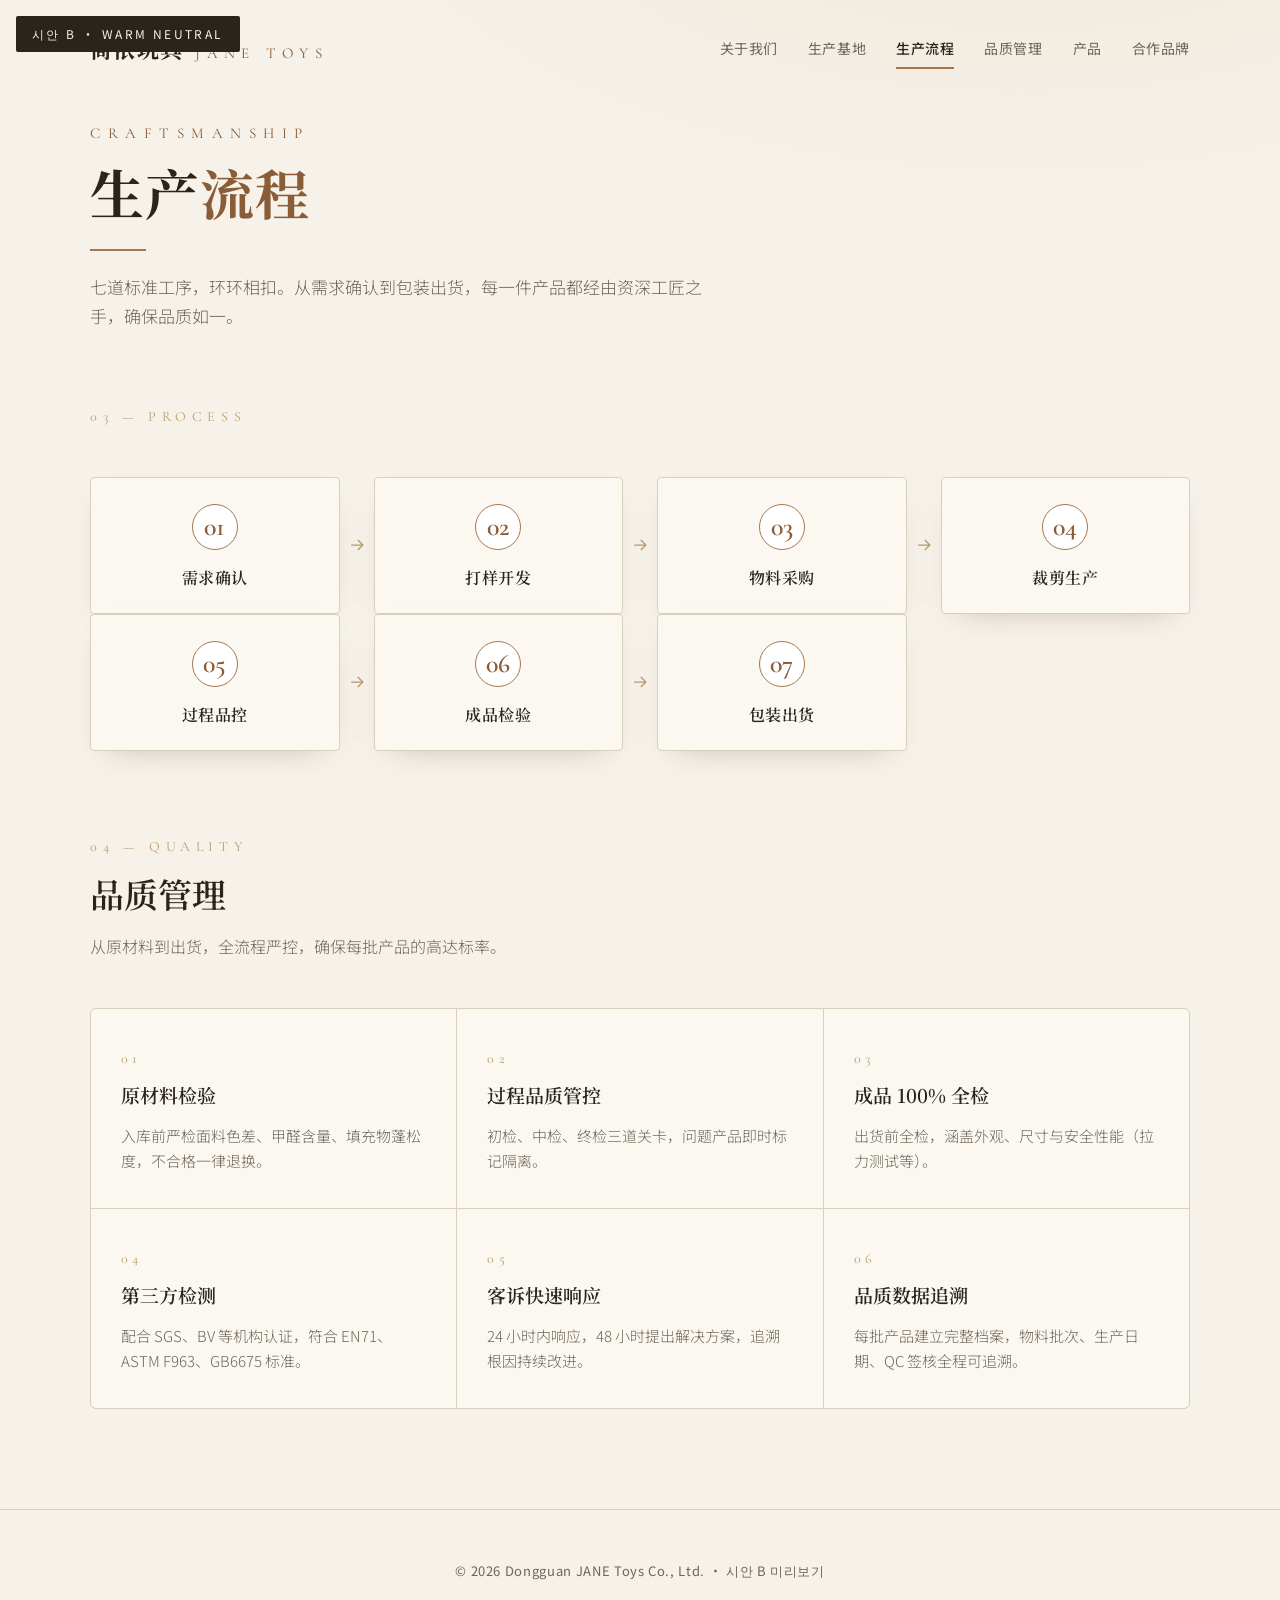
<file: demo-b.html>
<!DOCTYPE html>
<html lang="zh-CN">
<head>
<meta charset="UTF-8" />
<meta name="viewport" content="width=device-width, initial-scale=1.0" />
<title>시안 B · 웜 뉴트럴 / 크래프트</title>
<link rel="preconnect" href="https://fonts.googleapis.com" />
<link rel="preconnect" href="https://fonts.gstatic.com" crossorigin />
<link href="https://fonts.googleapis.com/css2?family=Noto+Serif+SC:wght@400;500;600;700;900&family=Noto+Sans+SC:wght@300;400;500;700&family=Cormorant+Garamond:wght@500;600;700&display=swap" rel="stylesheet" />
<style>
  :root{
    --bg:#f6f1e9;          /* ivory */
    --bg-2:#efe7da;        /* sand */
    --card:#fbf8f2;
    --ink:#2b241d;         /* deep warm charcoal */
    --ink-soft:#6f6558;
    --line:#d9cfbf;
    --accent:#a9764c;      /* caramel / terracotta */
    --accent-deep:#8a5c37;
    --gold:#b89b6a;
  }
  *{box-sizing:border-box;margin:0;padding:0}
  body{
    background:
      radial-gradient(1200px 600px at 80% -10%, #efe7d8 0%, transparent 60%),
      var(--bg);
    color:var(--ink);
    font-family:"Noto Sans SC",sans-serif;
    -webkit-font-smoothing:antialiased;
    line-height:1.7;
  }
  .wrap{max-width:1180px;margin:0 auto;padding:0 40px}

  /* ---- mini header ---- */
  header{
    display:flex;align-items:center;justify-content:space-between;
    padding:30px 40px;max-width:1180px;margin:0 auto;
  }
  .brand{display:flex;align-items:baseline;gap:12px}
  .brand .cn{font-family:"Noto Serif SC",serif;font-weight:700;font-size:22px;letter-spacing:.06em}
  .brand .en{font-family:"Cormorant Garamond",serif;font-size:15px;letter-spacing:.42em;color:var(--accent-deep);text-transform:uppercase}
  nav{display:flex;gap:30px;font-size:14px;color:var(--ink-soft);letter-spacing:.04em}
  nav a{color:inherit;text-decoration:none}
  nav a.on{color:var(--ink);font-weight:500;position:relative}
  nav a.on::after{content:"";position:absolute;left:0;right:0;bottom:-8px;height:1.5px;background:var(--accent)}

  .tag{font-family:"Cormorant Garamond",serif;font-size:15px;letter-spacing:.5em;color:var(--accent-deep);text-transform:uppercase;display:block;margin-bottom:14px}
  h1{font-family:"Noto Serif SC",serif;font-weight:700;font-size:54px;letter-spacing:.02em;line-height:1.15}
  h1 .em{color:var(--accent-deep)}
  .rule{width:56px;height:2px;background:var(--accent);margin:26px 0 22px}
  .lead{max-width:620px;color:var(--ink-soft);font-size:17px;font-weight:300}

  section{padding:70px 0}
  .sec-head .num{font-family:"Cormorant Garamond",serif;font-size:14px;letter-spacing:.4em;color:var(--gold)}
  .sec-head h2{font-family:"Noto Serif SC",serif;font-weight:600;font-size:34px;margin-top:6px}
  .sec-head p{color:var(--ink-soft);font-weight:300;margin-top:10px}

  /* ---- FLOWCHART ---- */
  .flow{margin-top:48px}
  .flow-row{display:flex;align-items:stretch;flex-wrap:wrap;gap:0}
  .node{
    flex:1 1 0;min-width:120px;
    background:var(--card);
    border:1px solid var(--line);
    border-radius:4px;
    padding:26px 18px 22px;
    text-align:center;
    position:relative;
    box-shadow:0 12px 30px -22px rgba(90,66,40,.5);
  }
  .node .idx{
    font-family:"Cormorant Garamond",serif;
    font-size:26px;font-weight:600;color:var(--accent-deep);
    display:inline-block;
    border:1.5px solid var(--accent);
    width:46px;height:46px;line-height:44px;border-radius:50%;
    margin-bottom:14px;background:#fff;
  }
  .node .nm{font-family:"Noto Serif SC",serif;font-weight:600;font-size:16px;letter-spacing:.03em}
  /* connector arrow */
  .conn{display:flex;align-items:center;justify-content:center;flex:0 0 34px;color:var(--gold)}
  .conn svg{width:20px;height:20px}
  @media(max-width:900px){
    .flow-row{flex-direction:column}
    .conn{flex:0 0 30px;transform:rotate(90deg)}
    .node{min-width:0}
  }

  /* ---- quality: refined list ---- */
  .q-grid{margin-top:48px;display:grid;grid-template-columns:repeat(3,1fr);gap:1px;background:var(--line);border:1px solid var(--line);border-radius:6px;overflow:hidden}
  .q{background:var(--card);padding:34px 30px}
  .q .k{font-family:"Cormorant Garamond",serif;font-size:14px;letter-spacing:.3em;color:var(--gold)}
  .q h3{font-family:"Noto Serif SC",serif;font-weight:600;font-size:19px;margin:8px 0 12px}
  .q p{color:var(--ink-soft);font-weight:300;font-size:15px}
  @media(max-width:820px){.q-grid{grid-template-columns:1fr}}

  footer{padding:50px 0;border-top:1px solid var(--line);margin-top:30px;color:var(--ink-soft);font-size:13px;text-align:center;letter-spacing:.05em}
  .badge{position:fixed;top:16px;left:16px;background:var(--ink);color:var(--bg);font-size:12px;letter-spacing:.2em;padding:8px 16px;border-radius:2px;z-index:9}
</style>
</head>
<body>
  <div class="badge">시안 B · WARM NEUTRAL</div>
  <header>
    <div class="brand"><span class="cn">简依玩具</span><span class="en">Jane Toys</span></div>
    <nav>
      <a>关于我们</a><a>生产基地</a><a class="on">生产流程</a><a>品质管理</a><a>产品</a><a>合作品牌</a>
    </nav>
  </header>

  <div class="wrap" style="padding-top:24px">
    <span class="tag">Craftsmanship</span>
    <h1>生产<span class="em">流程</span></h1>
    <div class="rule"></div>
    <p class="lead">七道标准工序，环环相扣。从需求确认到包装出货，每一件产品都经由资深工匠之手，确保品质如一。</p>
  </div>

  <section>
    <div class="wrap">
      <div class="sec-head"><span class="num">03 — PROCESS</span></div>
      <div class="flow">
        <div class="flow-row">
          <div class="node"><span class="idx">01</span><div class="nm">需求确认</div></div>
          <div class="conn"><svg viewBox="0 0 24 24" fill="none" stroke="currentColor" stroke-width="1.5"><path d="M5 12h14M13 6l6 6-6 6"/></svg></div>
          <div class="node"><span class="idx">02</span><div class="nm">打样开发</div></div>
          <div class="conn"><svg viewBox="0 0 24 24" fill="none" stroke="currentColor" stroke-width="1.5"><path d="M5 12h14M13 6l6 6-6 6"/></svg></div>
          <div class="node"><span class="idx">03</span><div class="nm">物料采购</div></div>
          <div class="conn"><svg viewBox="0 0 24 24" fill="none" stroke="currentColor" stroke-width="1.5"><path d="M5 12h14M13 6l6 6-6 6"/></svg></div>
          <div class="node"><span class="idx">04</span><div class="nm">裁剪生产</div></div>
        </div>
        <div class="flow-row" style="margin-top:0">
          <div class="node"><span class="idx">05</span><div class="nm">过程品控</div></div>
          <div class="conn"><svg viewBox="0 0 24 24" fill="none" stroke="currentColor" stroke-width="1.5"><path d="M5 12h14M13 6l6 6-6 6"/></svg></div>
          <div class="node"><span class="idx">06</span><div class="nm">成品检验</div></div>
          <div class="conn"><svg viewBox="0 0 24 24" fill="none" stroke="currentColor" stroke-width="1.5"><path d="M5 12h14M13 6l6 6-6 6"/></svg></div>
          <div class="node"><span class="idx">07</span><div class="nm">包装出货</div></div>
          <div class="conn" style="opacity:0"></div>
          <div class="node" style="visibility:hidden"></div>
        </div>
      </div>
    </div>
  </section>

  <section style="padding-top:10px">
    <div class="wrap">
      <div class="sec-head"><span class="num">04 — QUALITY</span><h2>品质管理</h2><p>从原材料到出货，全流程严控，确保每批产品的高达标率。</p></div>
      <div class="q-grid">
        <div class="q"><span class="k">01</span><h3>原材料检验</h3><p>入库前严检面料色差、甲醛含量、填充物蓬松度，不合格一律退换。</p></div>
        <div class="q"><span class="k">02</span><h3>过程品质管控</h3><p>初检、中检、终检三道关卡，问题产品即时标记隔离。</p></div>
        <div class="q"><span class="k">03</span><h3>成品 100% 全检</h3><p>出货前全检，涵盖外观、尺寸与安全性能（拉力测试等）。</p></div>
        <div class="q"><span class="k">04</span><h3>第三方检测</h3><p>配合 SGS、BV 等机构认证，符合 EN71、ASTM F963、GB6675 标准。</p></div>
        <div class="q"><span class="k">05</span><h3>客诉快速响应</h3><p>24 小时内响应，48 小时提出解决方案，追溯根因持续改进。</p></div>
        <div class="q"><span class="k">06</span><h3>品质数据追溯</h3><p>每批产品建立完整档案，物料批次、生产日期、QC 签核全程可追溯。</p></div>
      </div>
    </div>
  </section>

  <footer>© 2026 Dongguan JANE Toys Co., Ltd. · 시안 B 미리보기</footer>
</body>
</html>
</file>
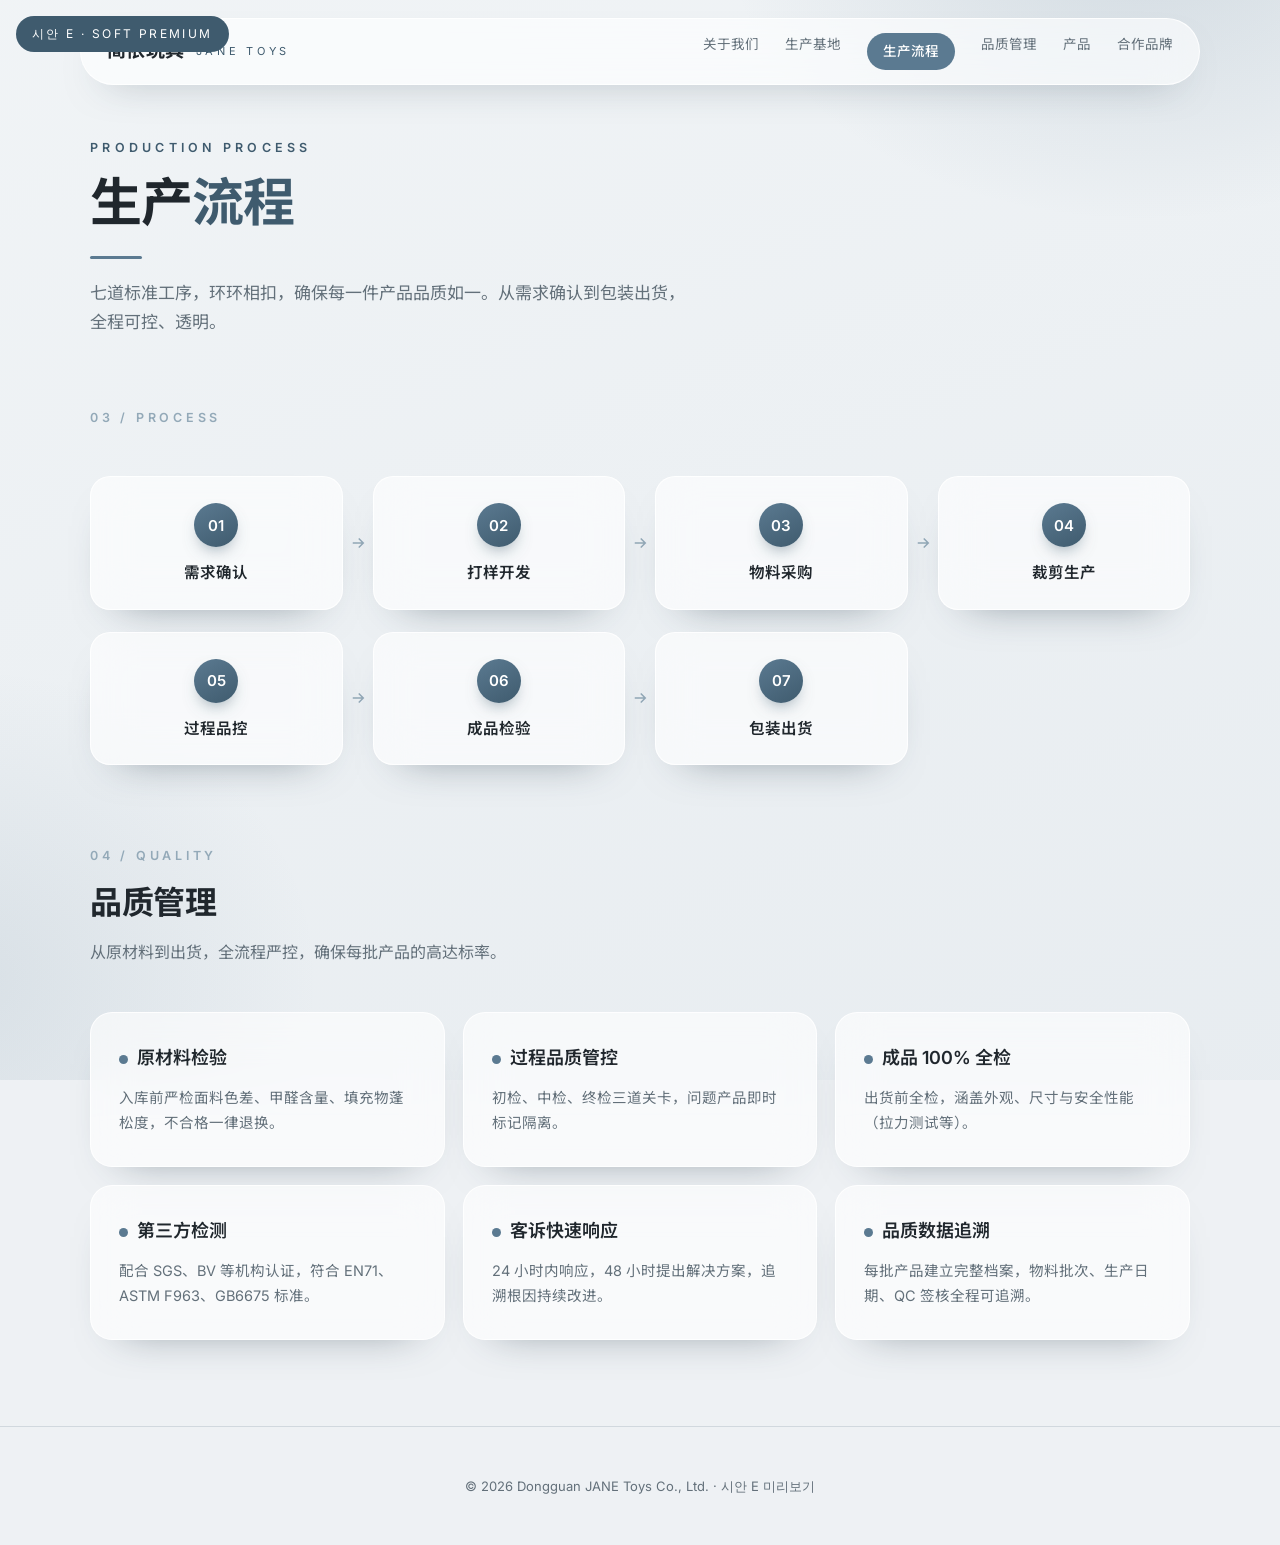
<file: demo-e.html>
<!DOCTYPE html>
<html lang="zh-CN">
<head>
<meta charset="UTF-8" />
<meta name="viewport" content="width=device-width, initial-scale=1.0" />
<title>시안 E · 소프트 프리미엄</title>
<link rel="preconnect" href="https://fonts.googleapis.com" />
<link rel="preconnect" href="https://fonts.gstatic.com" crossorigin />
<link href="https://fonts.googleapis.com/css2?family=Inter:wght@300;400;500;600;700&family=Noto+Sans+SC:wght@300;400;500;600;700;900&display=swap" rel="stylesheet" />
<style>
  :root{
    --bg:#eef1f4;              /* cool off-white */
    --tint:#5b7a91;            /* dusty blue — the ONLY accent */
    --tint-deep:#3f5b6e;
    --tint-soft:#93a9b8;
    --ink:#20272d;
    --ink-soft:#63707a;
    --glass:rgba(255,255,255,.62);
    --glass-brd:rgba(255,255,255,.85);
    --line:rgba(63,91,110,.16);
    --blur:22px;
  }
  *{box-sizing:border-box;margin:0;padding:0}
  body{
    color:var(--ink);
    font-family:"Inter","Noto Sans SC",sans-serif;
    -webkit-font-smoothing:antialiased;line-height:1.7;
    background:var(--bg);
    position:relative;overflow-x:hidden;
  }
  body::before{
    content:"";position:fixed;inset:-20%;z-index:-1;
    background:
      radial-gradient(700px 500px at 78% 8%, rgba(91,122,145,.20), transparent 60%),
      radial-gradient(600px 520px at 12% 92%, rgba(91,122,145,.13), transparent 60%),
      linear-gradient(160deg,#f2f5f7,#e7ecf0);
    filter:saturate(1.02);
  }
  .wrap{max-width:1180px;margin:0 auto;padding:0 40px}

  header{
    display:flex;align-items:center;justify-content:space-between;
    max-width:1120px;margin:18px auto 0;padding:14px 26px;
    background:var(--glass);backdrop-filter:blur(var(--blur)) saturate(1.4);
    -webkit-backdrop-filter:blur(var(--blur)) saturate(1.4);
    border:1px solid var(--glass-brd);border-radius:999px;
    box-shadow:0 16px 40px -26px rgba(40,60,75,.55);
  }
  .brand{display:flex;align-items:center;gap:11px}
  .brand .cn{font-weight:700;font-size:19px;letter-spacing:.02em}
  .brand .en{font-size:11px;letter-spacing:.34em;color:var(--tint-deep);text-transform:uppercase}
  nav{display:flex;gap:26px;font-size:13.5px;color:var(--ink-soft)}
  nav a{color:inherit;text-decoration:none}
  nav a.on{color:#fff;background:var(--tint);padding:7px 16px;border-radius:999px;font-weight:500}

  .tag{font-size:12.5px;letter-spacing:.34em;color:var(--tint-deep);text-transform:uppercase;font-weight:600;display:block;margin-bottom:16px}
  h1{font-weight:700;font-size:52px;letter-spacing:-.02em;line-height:1.12}
  h1 .em{color:var(--tint-deep)}
  .rule{width:52px;height:3px;border-radius:3px;background:var(--tint);margin:24px 0 20px}
  .lead{max-width:600px;color:var(--ink-soft);font-size:17px;font-weight:400}

  section{padding:66px 0}
  .sec-head .num{font-size:12.5px;letter-spacing:.3em;color:var(--tint-soft);font-weight:600}
  .sec-head h2{font-weight:700;font-size:32px;margin-top:8px;letter-spacing:-.01em}
  .sec-head p{color:var(--ink-soft);margin-top:8px}

  /* ---- FLOWCHART ---- */
  .flow{margin-top:46px;position:relative}
  .flow-row{display:flex;align-items:center;flex-wrap:wrap}
  .node{
    flex:1 1 0;min-width:118px;text-align:center;
    background:var(--glass);backdrop-filter:blur(var(--blur));
    -webkit-backdrop-filter:blur(var(--blur));
    border:1px solid var(--glass-brd);border-radius:20px;
    padding:26px 16px 22px;
    box-shadow:0 20px 44px -30px rgba(40,60,75,.6);
  }
  .node .idx{
    display:inline-flex;align-items:center;justify-content:center;
    width:44px;height:44px;border-radius:50%;margin-bottom:13px;
    background:linear-gradient(150deg,var(--tint),var(--tint-deep));
    color:#fff;font-weight:600;font-size:15px;
    box-shadow:0 8px 18px -8px rgba(63,91,110,.7);
  }
  .node .nm{font-weight:600;font-size:15.5px}
  .conn{flex:0 0 30px;display:flex;align-items:center;justify-content:center;color:var(--tint-soft)}
  .conn svg{width:18px;height:18px}
  @media(max-width:900px){
    .flow-row{flex-direction:column}
    .conn{transform:rotate(90deg);flex:0 0 26px}
    .node{width:100%}
  }

  /* ---- quality cards ---- */
  .q-grid{margin-top:46px;display:grid;grid-template-columns:repeat(3,1fr);gap:18px}
  .q{
    background:var(--glass);backdrop-filter:blur(var(--blur));
    -webkit-backdrop-filter:blur(var(--blur));
    border:1px solid var(--glass-brd);border-radius:22px;padding:30px 28px;
    box-shadow:0 20px 44px -32px rgba(40,60,75,.6);
  }
  .q .dot{width:9px;height:9px;border-radius:50%;background:var(--tint);display:inline-block;margin-right:9px;vertical-align:middle}
  .q h3{font-weight:600;font-size:18px;display:inline}
  .q p{color:var(--ink-soft);font-size:14.5px;margin-top:13px}
  @media(max-width:820px){.q-grid{grid-template-columns:1fr}}

  footer{padding:48px 0;color:var(--ink-soft);font-size:13px;text-align:center;border-top:1px solid var(--line);margin-top:20px}
  .badge{position:fixed;top:16px;left:16px;background:var(--tint-deep);color:#fff;font-size:12px;letter-spacing:.2em;padding:8px 16px;border-radius:999px;z-index:9}
</style>
</head>
<body>
  <div class="badge">시안 E · SOFT PREMIUM</div>
  <header>
    <div class="brand"><span class="cn">简依玩具</span><span class="en">Jane Toys</span></div>
    <nav><a>关于我们</a><a>生产基地</a><a class="on">生产流程</a><a>品质管理</a><a>产品</a><a>合作品牌</a></nav>
  </header>

  <div class="wrap" style="padding-top:52px">
    <span class="tag">Production Process</span>
    <h1>生产<span class="em">流程</span></h1>
    <div class="rule"></div>
    <p class="lead">七道标准工序，环环相扣，确保每一件产品品质如一。从需求确认到包装出货，全程可控、透明。</p>
  </div>

  <section>
    <div class="wrap">
      <div class="sec-head"><span class="num">03 / PROCESS</span></div>
      <div class="flow">
        <div class="flow-row">
          <div class="node"><span class="idx">01</span><div class="nm">需求确认</div></div>
          <div class="conn"><svg viewBox="0 0 24 24" fill="none" stroke="currentColor" stroke-width="2"><path d="M5 12h14M13 6l6 6-6 6"/></svg></div>
          <div class="node"><span class="idx">02</span><div class="nm">打样开发</div></div>
          <div class="conn"><svg viewBox="0 0 24 24" fill="none" stroke="currentColor" stroke-width="2"><path d="M5 12h14M13 6l6 6-6 6"/></svg></div>
          <div class="node"><span class="idx">03</span><div class="nm">物料采购</div></div>
          <div class="conn"><svg viewBox="0 0 24 24" fill="none" stroke="currentColor" stroke-width="2"><path d="M5 12h14M13 6l6 6-6 6"/></svg></div>
          <div class="node"><span class="idx">04</span><div class="nm">裁剪生产</div></div>
        </div>
        <div class="flow-row" style="margin-top:22px">
          <div class="node"><span class="idx">05</span><div class="nm">过程品控</div></div>
          <div class="conn"><svg viewBox="0 0 24 24" fill="none" stroke="currentColor" stroke-width="2"><path d="M5 12h14M13 6l6 6-6 6"/></svg></div>
          <div class="node"><span class="idx">06</span><div class="nm">成品检验</div></div>
          <div class="conn"><svg viewBox="0 0 24 24" fill="none" stroke="currentColor" stroke-width="2"><path d="M5 12h14M13 6l6 6-6 6"/></svg></div>
          <div class="node"><span class="idx">07</span><div class="nm">包装出货</div></div>
          <div class="conn" style="opacity:0"></div>
          <div class="node" style="visibility:hidden"></div>
        </div>
      </div>
    </div>
  </section>

  <section style="padding-top:10px">
    <div class="wrap">
      <div class="sec-head"><span class="num">04 / QUALITY</span><h2>品质管理</h2><p>从原材料到出货，全流程严控，确保每批产品的高达标率。</p></div>
      <div class="q-grid">
        <div class="q"><span class="dot"></span><h3>原材料检验</h3><p>入库前严检面料色差、甲醛含量、填充物蓬松度，不合格一律退换。</p></div>
        <div class="q"><span class="dot"></span><h3>过程品质管控</h3><p>初检、中检、终检三道关卡，问题产品即时标记隔离。</p></div>
        <div class="q"><span class="dot"></span><h3>成品 100% 全检</h3><p>出货前全检，涵盖外观、尺寸与安全性能（拉力测试等）。</p></div>
        <div class="q"><span class="dot"></span><h3>第三方检测</h3><p>配合 SGS、BV 等机构认证，符合 EN71、ASTM F963、GB6675 标准。</p></div>
        <div class="q"><span class="dot"></span><h3>客诉快速响应</h3><p>24 小时内响应，48 小时提出解决方案，追溯根因持续改进。</p></div>
        <div class="q"><span class="dot"></span><h3>品质数据追溯</h3><p>每批产品建立完整档案，物料批次、生产日期、QC 签核全程可追溯。</p></div>
      </div>
    </div>
  </section>

  <footer>© 2026 Dongguan JANE Toys Co., Ltd. · 시안 E 미리보기</footer>
</body>
</html>
</file>
